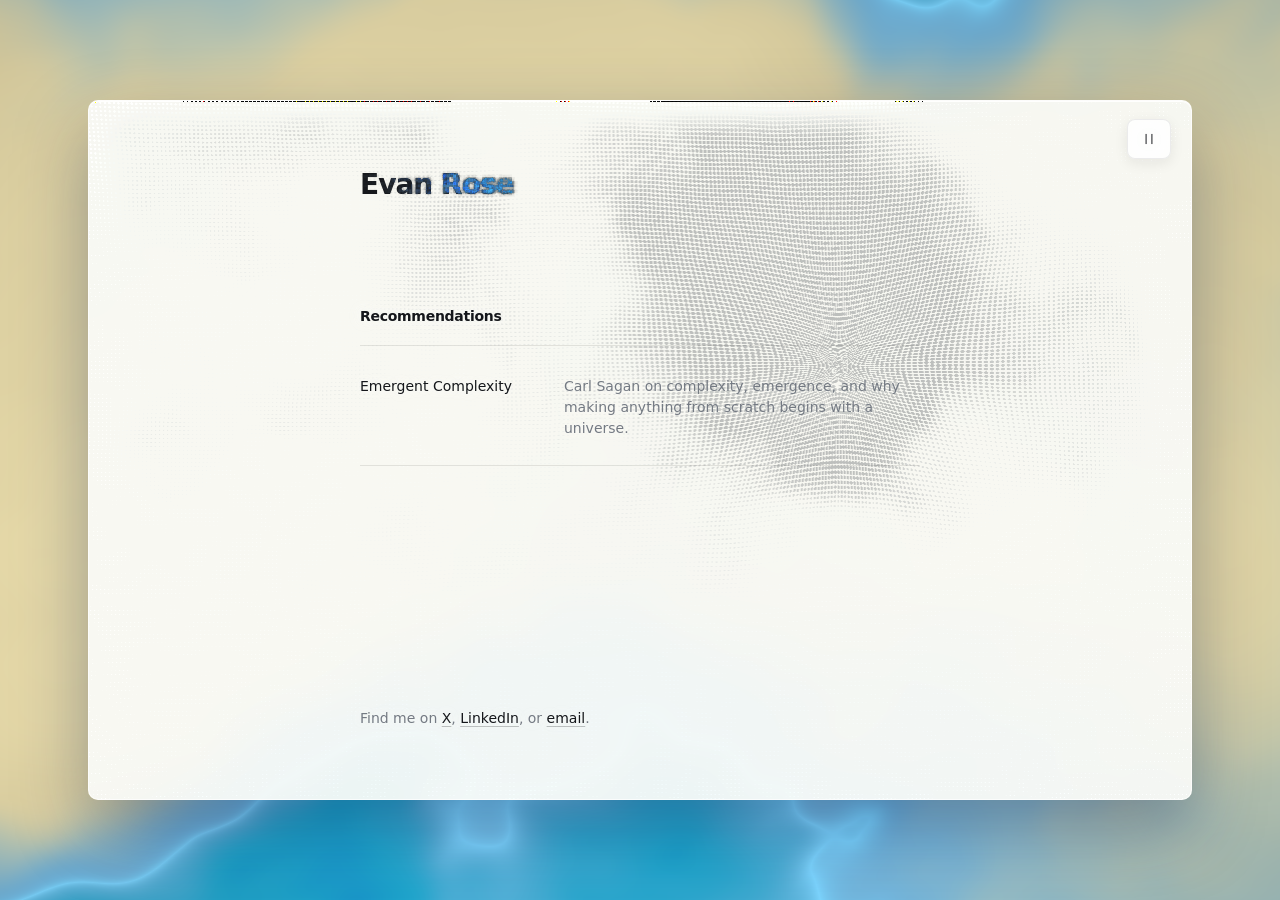
<file: index.html>
<!doctype html>
<html lang="en">
<head>
  <meta charset="utf-8">
  <meta name="viewport" content="width=device-width, initial-scale=1">
  <meta name="theme-color" content="#42bde1">
  <title>Evan Rose</title>
  <meta name="description" content="Evan Rose — a personal index of recommendations and ways to say hello.">
  <meta name="robots" content="index,follow">
  <link rel="icon" href="favicon.png" type="image/png" sizes="64x64">
  <link rel="apple-touch-icon" href="apple-touch-icon.png" sizes="180x180">
  <style>
    *, *::before, *::after { box-sizing: border-box; }

    :root {
      color-scheme: light;
      --ink: #15171b;
      --muted: #747a83;
      --line: rgba(21, 23, 27, 0.1);
      --paper: rgba(249, 250, 247, 0.94);
    }

    html {
      min-height: 100%;
      background: #2aa9d5;
      color: var(--ink);
      font-family: Inter, ui-sans-serif, system-ui, -apple-system, BlinkMacSystemFont, "Segoe UI", sans-serif;
      font-size: 16px;
      line-height: 1.5;
      text-rendering: optimizeLegibility;
      -webkit-font-smoothing: antialiased;
    }

    body {
      min-height: 100vh;
      min-height: 100svh;
      margin: 0;
      display: grid;
      place-items: center;
      padding: clamp(1rem, 6.9vw, 6.25rem);
      overflow-x: hidden;
      background:
        radial-gradient(circle at 12% 22%, #e6d7a8 0, transparent 34%),
        radial-gradient(circle at 76% -8%, #d7e6bd 0, #43bde1 30%, transparent 54%),
        radial-gradient(circle at 68% 104%, #071c73 0, #0739cd 30%, transparent 62%),
        linear-gradient(145deg, #78b7e2, #27a9d7 46%, #d3d7c8);
    }

    button, a { font: inherit; }
    [hidden] { display: none !important; }

    .liquid-canvas {
      position: fixed;
      z-index: 0;
      inset: 0;
      width: 100%;
      height: 100%;
      pointer-events: none;
    }

    .paper {
      position: relative;
      z-index: 1;
      width: min(77.5rem, calc(100vw - clamp(2rem, 13.8vw, 12.5rem)));
      height: min(43.75rem, calc(100svh - clamp(2rem, 13.8vw, 12.5rem)));
      min-height: 36rem;
      overflow: hidden;
      isolation: isolate;
      border: 1px solid rgba(255, 255, 255, 0.72);
      border-radius: 0.625rem;
      background: var(--paper);
      box-shadow:
        inset 0 1px 0 rgba(255, 255, 255, 0.9),
        0 1.75rem 4.5rem rgba(4, 22, 74, 0.34);
    }

    .paper::after {
      content: "";
      position: absolute;
      z-index: 0;
      inset: 0;
      opacity: 0.16;
      pointer-events: none;
      background-image: radial-gradient(rgba(32, 38, 46, 0.5) 0.6px, transparent 0.75px);
      background-size: 5px 5px;
      -webkit-mask-image:
        radial-gradient(ellipse 55% 38% at 65% 5%, #000, transparent 72%),
        radial-gradient(ellipse 45% 30% at 20% 100%, #000, transparent 72%);
      mask-image:
        radial-gradient(ellipse 55% 38% at 65% 5%, #000, transparent 72%),
        radial-gradient(ellipse 45% 30% at 20% 100%, #000, transparent 72%);
    }

    .webgl-ready .paper::after { display: none; }

    .dither-canvas {
      position: absolute;
      z-index: 0;
      inset: 0;
      width: 100%;
      height: 100%;
      opacity: 0.36;
      pointer-events: none;
      mix-blend-mode: multiply;
    }

    .content {
      position: relative;
      z-index: 1;
      width: min(35rem, calc(100% - 3rem));
      height: 100%;
      display: flex;
      flex-direction: column;
      margin: 0 auto;
      padding: clamp(3rem, 7.8vh, 4.375rem) 0;
      text-shadow:
        0 0 0.45rem rgba(249, 250, 247, 0.96),
        0 0 1rem rgba(249, 250, 247, 0.72);
    }

    .identity {
      position: relative;
      width: max-content;
      margin: -0.75rem;
      padding: 0.75rem;
      isolation: isolate;
      touch-action: pan-y;
    }

    .name-canvas {
      position: absolute;
      z-index: 1;
      inset: 0;
      width: 100%;
      height: 100%;
      pointer-events: none;
    }

    .identity.name-shader-ready h1 {
      color: transparent;
      text-shadow: none;
    }

    h1 {
      margin: 0;
      color: var(--ink);
      font-size: 1.75rem;
      font-weight: 650;
      letter-spacing: -0.035em;
      line-height: 2rem;
    }

    .recommendations {
      padding-top: clamp(5rem, 11.6vh, 6.5rem);
    }

    .section-title {
      margin: 0 0 1.25rem;
      color: var(--ink);
      font-size: 0.875rem;
      font-weight: 650;
      letter-spacing: -0.02em;
      line-height: 1.125rem;
    }

    .recommendation {
      display: grid;
      grid-template-columns: 10rem minmax(0, 1fr);
      gap: 2.75rem;
      padding: 1.875rem 0 1.625rem;
      border-top: 1px solid var(--line);
      border-bottom: 1px solid var(--line);
      color: inherit;
      text-decoration: none;
      transition: opacity 160ms ease;
    }

    .recommendation:hover { opacity: 0.58; }

    .recommendation:focus-visible,
    .contact-link:focus-visible,
    .shader-control:focus-visible {
      outline: 2px solid #0759dd;
      outline-offset: 3px;
    }

    .recommendation-name,
    .recommendation-copy {
      font-size: 0.875rem;
      line-height: 1.3125rem;
    }

    .recommendation-name { color: var(--ink); }
    .recommendation-copy { color: var(--muted); }

    .contact {
      margin-top: auto;
      color: var(--muted);
      font-size: 0.875rem;
      line-height: 1.3125rem;
    }

    .contact-link {
      color: var(--ink);
      text-decoration-color: rgba(21, 23, 27, 0.28);
      text-decoration-thickness: 1px;
      text-underline-offset: 0.18em;
    }

    .shader-controls {
      position: absolute;
      z-index: 3;
      top: 1.125rem;
      right: 1.25rem;
      display: flex;
      align-items: center;
      padding: 0.25rem;
      border: 1px solid rgba(21, 23, 27, 0.08);
      border-radius: 0.5rem;
      background: rgba(255, 255, 255, 0.82);
      box-shadow: 0 0.25rem 0.875rem rgba(21, 23, 27, 0.08);
      -webkit-backdrop-filter: blur(12px);
      backdrop-filter: blur(12px);
    }

    .shader-control {
      width: 2.125rem;
      height: 1.875rem;
      display: grid;
      place-items: center;
      padding: 0;
      border: 0;
      background: transparent;
      color: var(--ink);
      cursor: pointer;
    }

    .shader-control:hover { background: rgba(21, 23, 27, 0.045); }
    .shader-control svg { width: 0.875rem; height: 0.875rem; }

    @media (max-width: 44rem) {
      body { place-items: start center; padding: 1rem; }

      .paper {
        width: calc(100vw - 2rem);
        height: calc(100svh - 2rem);
        min-height: 38rem;
        border-radius: 0.75rem;
      }

      .content {
        width: calc(100% - 3rem);
        padding: 3.25rem 0 2.25rem;
      }

      .recommendations { padding-top: 6rem; }

      .recommendation {
        grid-template-columns: 1fr;
        gap: 0.5rem;
        padding: 1.5rem 0;
      }

      .shader-controls { top: 1rem; right: 1rem; }
    }

    @media (prefers-reduced-motion: reduce) {
      *, *::before, *::after {
        scroll-behavior: auto !important;
        transition-duration: 0.001ms !important;
      }
    }
  </style>
</head>
<body>
  <canvas class="liquid-canvas" id="liquid-canvas" aria-hidden="true"></canvas>

  <main class="paper" id="paper" aria-labelledby="name">
    <canvas class="dither-canvas" id="dither-canvas" aria-hidden="true"></canvas>

    <div class="shader-controls" aria-label="Shader controls">
      <button class="shader-control" id="motion-toggle" type="button" aria-label="Pause shader motion" aria-pressed="false" title="Pause shader motion">
        <svg class="pause-icon" viewBox="0 0 24 24" fill="none" stroke="currentColor" stroke-width="1.7" stroke-linecap="round" aria-hidden="true"><path d="M7 4v16M17 4v16"/></svg>
        <svg class="play-icon" viewBox="0 0 24 24" fill="none" aria-hidden="true" hidden><path d="M8 5v14l11-7z" fill="currentColor"/></svg>
      </button>
    </div>

    <div class="content">
      <header class="identity">
        <canvas class="name-canvas" id="name-canvas" aria-hidden="true"></canvas>
        <h1 id="name">Evan Rose</h1>
      </header>

      <section class="recommendations" aria-labelledby="recommendations-heading">
        <h2 class="section-title" id="recommendations-heading">Recommendations</h2>
        <a class="recommendation" href="https://www.youtube.com/watch?v=0HqUYpGQIfs" target="_blank" rel="noopener noreferrer">
          <span class="recommendation-name">Emergent Complexity</span>
          <span class="recommendation-copy">Carl Sagan on complexity, emergence, and why making anything from scratch begins with a universe.</span>
        </a>
      </section>

      <footer class="contact">
        Find me on
        <a class="contact-link" href="https://x.com/evanr0se" target="_blank" rel="noopener noreferrer">X</a>,
        <a class="contact-link" href="https://www.linkedin.com/in/evanucla/" target="_blank" rel="noopener noreferrer">LinkedIn</a>,
        or <a class="contact-link" href="mailto:evanrose@ucla.edu">email</a>.
      </footer>
    </div>
  </main>

  <script id="fullscreen-vertex" type="x-shader/x-vertex">
#version 300 es
const vec2 POSITIONS[3] = vec2[3](
  vec2(-1.0, -1.0),
  vec2(3.0, -1.0),
  vec2(-1.0, 3.0)
);

void main() {
  gl_Position = vec4(POSITIONS[gl_VertexID], 0.0, 1.0);
}
  </script>

  <script id="liquid-fragment" type="x-shader/x-fragment">
#version 300 es
precision highp float;

out vec4 outColor;
uniform vec2 u_resolution;
uniform vec2 u_mouse;
uniform float u_time;

float hash21(vec2 p) {
  p = fract(p * vec2(123.34, 456.21));
  p += dot(p, p + 45.32);
  return fract(p.x * p.y);
}

float noise(vec2 p) {
  vec2 i = floor(p);
  vec2 f = fract(p);
  f = f * f * (3.0 - 2.0 * f);
  return mix(
    mix(hash21(i), hash21(i + vec2(1.0, 0.0)), f.x),
    mix(hash21(i + vec2(0.0, 1.0)), hash21(i + vec2(1.0)), f.x),
    f.y
  );
}

float fbm(vec2 p) {
  float value = 0.0;
  float amplitude = 0.5;
  mat2 rotation = mat2(0.80, -0.60, 0.60, 0.80);
  for (int i = 0; i < 5; i++) {
    value += amplitude * noise(p);
    p = rotation * p * 2.03 + 7.1;
    amplitude *= 0.5;
  }
  return value;
}

void main() {
  vec2 uv = gl_FragCoord.xy / u_resolution.xy;
  float aspect = u_resolution.x / u_resolution.y;
  vec2 p = (uv - 0.5) * vec2(aspect, 1.0);
  vec2 mouse = (u_mouse - 0.5) * vec2(aspect, 1.0);
  float lens = exp(-dot(p - mouse, p - mouse) * 5.5);

  float t = u_time * 0.045;
  vec2 q = p;
  q += 0.32 * vec2(
    fbm(p * 0.86 + vec2(t, -t * 0.54)),
    fbm(p * 0.91 + vec2(4.2 - t * 0.42, 2.8 + t))
  );
  q += normalize(p - mouse + 0.0001) * lens * 0.055;

  float warp = fbm(q * 1.16 + vec2(-t * 0.5, t * 0.28));
  float ribbon = sin(q.x * 1.05 + q.y * 1.78 + warp * 2.72 + t * 1.45);
  ribbon += 0.52 * sin(q.y * 2.40 - q.x * 0.55 - t * 0.88 + warp * 1.92);

  vec3 deep = vec3(0.004, 0.055, 0.31);
  vec3 cobalt = vec3(0.015, 0.25, 0.82);
  vec3 cyan = vec3(0.12, 0.68, 0.84);
  vec3 sky = vec3(0.45, 0.72, 0.88);
  vec3 cream = vec3(0.90, 0.85, 0.66);

  vec3 color = deep;
  color = mix(color, cobalt, smoothstep(-1.25, -0.35, ribbon));
  color = mix(color, cyan, smoothstep(-0.36, 0.18, ribbon));
  color = mix(color, sky, smoothstep(0.10, 0.54, ribbon));
  color = mix(color, cream, smoothstep(0.48, 1.12, ribbon));

  float edgeA = exp(-abs(ribbon - 0.44) * 24.0);
  float edgeB = exp(-abs(ribbon + 0.50) * 18.0);
  color += vec3(0.50, 0.77, 0.82) * edgeA * 0.20;
  color += vec3(0.05, 0.17, 0.44) * edgeB * 0.14;
  color *= 0.92 + 0.14 * fbm(q * 2.1);

  float vignette = smoothstep(1.15, 0.18, length((uv - 0.5) * vec2(0.82, 1.0)));
  color *= 0.82 + 0.18 * vignette;
  outColor = vec4(color, 1.0);
}
  </script>

  <script id="dither-fragment" type="x-shader/x-fragment">
#version 300 es
precision highp float;

out vec4 outColor;
uniform vec2 u_resolution;
uniform vec2 u_mouse;
uniform float u_time;
uniform float u_dpr;
uniform float u_scroll;

float hash21(vec2 p) {
  p = fract(p * vec2(443.8975, 397.2973));
  p += dot(p, p.yx + 19.19);
  return fract(p.x * p.y);
}

float noise(vec2 p) {
  vec2 i = floor(p);
  vec2 f = fract(p);
  f = f * f * (3.0 - 2.0 * f);
  return mix(
    mix(hash21(i), hash21(i + vec2(1.0, 0.0)), f.x),
    mix(hash21(i + vec2(0.0, 1.0)), hash21(i + vec2(1.0)), f.x),
    f.y
  );
}

float fbm(vec2 p) {
  float value = 0.0;
  float amplitude = 0.5;
  mat2 rotation = mat2(0.82, -0.57, 0.57, 0.82);
  for (int i = 0; i < 5; i++) {
    value += amplitude * noise(p);
    p = rotation * p * 2.06 + 5.4;
    amplitude *= 0.5;
  }
  return value;
}

void main() {
  vec2 uv = gl_FragCoord.xy / u_resolution.xy;
  float aspect = u_resolution.x / u_resolution.y;
  vec2 p = (uv - 0.5) * vec2(aspect, 1.0);
  vec2 mouse = (u_mouse - 0.5) * vec2(aspect, 1.0);
  vec2 toPointer = p - mouse;
  float pointerDistance = length(toPointer);
  float lens = exp(-pointerDistance * pointerDistance * 20.0);

  float t = u_time * 0.065;
  vec2 domain = p * 1.55;
  vec2 flow = vec2(
    fbm(domain + vec2(t, -t * 0.62 + u_scroll)),
    fbm(domain + vec2(5.2 - t * 0.48, 2.7 + t))
  );

  vec2 warpedUv = uv;
  warpedUv += normalize(toPointer + 0.0001) * lens * (0.042 + 0.014 * sin(u_time * 0.7));
  warpedUv += (flow - 0.5) * 0.034;

  float field = fbm(p * 1.48 + flow * 1.72 + vec2(-t * 0.22, t * 0.31 + u_scroll));
  float sweep = 0.5 + 0.5 * sin(p.x * 2.15 - p.y * 3.25 + flow.x * 5.2 + t * 0.9);
  float density = smoothstep(0.50, 0.80, field * 0.76 + sweep * 0.28 + lens * 0.13);

  vec2 cssPixels = warpedUv * u_resolution / u_dpr;
  float dotCell = 4.1;
  vec2 dotPoint = fract(cssPixels / dotCell) - 0.5;
  float dotRadius = mix(0.045, 0.38, density);
  float graphiteDot = 1.0 - smoothstep(dotRadius, dotRadius + 0.075, length(dotPoint));

  float particle = graphiteDot;
  float alpha = graphiteDot * (0.07 + density * 0.70);

  float edgeFade = smoothstep(0.0, 0.06, uv.x) * smoothstep(0.0, 0.06, uv.y);
  edgeFade *= smoothstep(0.0, 0.06, 1.0 - uv.x) * smoothstep(0.0, 0.06, 1.0 - uv.y);
  alpha *= edgeFade;

  vec3 graphite = vec3(0.10, 0.12, 0.15);
  outColor = vec4(graphite * particle, alpha);
}
  </script>

  <script id="name-fragment" type="x-shader/x-fragment">
#version 300 es
precision highp float;

out vec4 outColor;
uniform sampler2D u_src;
uniform vec2 u_resolution;
uniform float u_time;
uniform float u_progress;
uniform vec2 u_name_mouse;
uniform float u_name_hover;
uniform float u_spot;

const int TRAIL = 24;
uniform vec2 u_trail[TRAIL];
uniform float u_trail_weight[TRAIL];

const float WIDTH = 0.18;
const float LAYERS = 3.0;
const vec3 ACCENT_A = vec3(0.16, 0.68, 0.88);
const vec3 ACCENT_B = vec3(0.02, 0.25, 0.82);
const vec3 BLOCK_BASE = vec3(0.73, 0.82, 0.76);

float hash21(vec2 p) {
  return fract(sin(dot(p, vec2(4859.0, 3985.0))) * 3984.0);
}

float sdBox(vec2 p, float radius) {
  vec2 q = abs(p) - radius;
  return length(max(q, 0.0)) + min(max(q.x, q.y), 0.0);
}

vec4 readText(vec2 uv) {
  if (uv.x < 0.0 || uv.x > 1.0 || uv.y < 0.0 || uv.y > 1.0) return vec4(0.0);
  return texture(u_src, vec2(uv.x, 1.0 - uv.y));
}

vec2 pxToField(vec2 px) {
  vec2 uv = px / u_resolution;
  vec2 q = uv * 2.0 - 1.0;
  q.y *= u_resolution.y / u_resolution.x;
  return q;
}

float diagonalPosition(vec2 cellId, float scale) {
  vec2 p = cellId / scale;
  return dot(p, vec2(0.7071)) * 0.5 + 0.5;
}

vec4 cell(vec2 p, vec2 cellId, float scale, float scan, float edge) {
  vec2 center = cellId + 0.5;
  vec2 textureUv = center / scale;
  textureUv.y /= u_resolution.y / u_resolution.x;
  textureUv = textureUv * 0.5 + 0.5;
  float glyph = smoothstep(0.0, 0.1, readText(textureUv).a);
  if (glyph <= 0.0) return vec4(0.0);

  float position = diagonalPosition(cellId, scale);
  float random = hash21(cellId);
  float spray = WIDTH * 2.2;
  float blocks = 1.0 - smoothstep(0.0, WIDTH * 2.0, abs(position + random * spray - scan));

  vec2 cellField = center / scale;
  float wake = 0.0;
  for (int i = 0; i < TRAIL; i++) {
    float weight = u_trail_weight[i];
    vec2 relative = cellField - pxToField(u_trail[i]);
    float angle = atan(relative.y, relative.x);
    float wobble = 1.0
      + 0.30 * sin(3.0 * angle + u_time * 1.6)
      + 0.16 * sin(5.0 * angle - u_time * 1.1 + 1.3);
    float reach = u_spot * 0.8 * wobble;
    float pool = 1.0 - smoothstep(reach * 0.4, reach, length(relative));
    wake = max(wake, pool * weight);
  }
  blocks = max(blocks, wake * u_name_hover);

  float tone = clamp(
    0.5 + 0.36 * sin(u_time * 2.0 + random * 6.2831)
        + 0.14 * sin(u_time * 3.7 + random * 12.566),
    0.0,
    1.0
  );
  vec3 accent = mix(ACCENT_A, ACCENT_B, tone);
  vec4 color = vec4(mix(BLOCK_BASE, accent, blocks), 1.0) * blocks;

  vec2 mouseField = pxToField(u_name_mouse);
  float pull = u_name_hover * (1.0 - smoothstep(0.0, u_spot * 1.4, length(cellField - mouseField)));
  vec2 magnet = normalize(mouseField - cellField + 0.00001) * pull * 0.18;
  float box = sdBox(p - center - magnet, 0.38);
  float edgeLight = clamp(0.18 / max(abs(box), 0.025), 0.0, 4.0);
  color *= mix(1.0, edgeLight, edge * pow(blocks, 7.0));
  color += vec4(accent, 1.0) * blocks * (1.0 - smoothstep(0.0, 0.55, abs(box))) * 0.07;
  return color * glyph;
}

vec4 cellsColor(vec2 p, float scale, float scan) {
  vec2 cellId = floor(p);
  vec2 stepY = vec2(0.0, 1.0);
  vec4 color = cell(p, cellId, scale, scan, 0.2) * 4.0;
  color += cell(p, cellId + stepY, scale, scan, 0.9);
  color += cell(p, cellId - stepY, scale, scan, 0.9);
  color += cell(p, cellId + stepY.yx, scale, scan, 0.9);
  color += cell(p, cellId - stepY.yx, scale, scan, 0.9);
  return color / 8.0;
}

vec4 drawLayer(vec2 uv, vec2 p, float scan, float scale) {
  vec4 solidText = readText(uv);
  vec2 cellId = floor(p * scale);
  float position = diagonalPosition(cellId, scale);
  float random = hash21(cellId);
  float revealed = 1.0 - smoothstep(scan - WIDTH, scan, position + random * WIDTH);
  solidText *= revealed;
  return solidText + cellsColor(p * scale, scale, scan) * 1.1;
}

void main() {
  vec2 uv = gl_FragCoord.xy / u_resolution;
  vec2 p = uv * 2.0 - 1.0;
  p.y *= u_resolution.y / u_resolution.x;
  float scan = u_progress * 2.4 - 0.7;

  vec4 color = vec4(0.0);
  for (int i = 0; i < 3; i++) {
    float layer = float(i);
    float scale = abs(cos(layer) * 11.0 + 32.0);
    color += drawLayer(uv, p, scan, scale);
  }
  outColor = color / LAYERS;
  outColor *= smoothstep(-0.68, -0.64, scan);
}
  </script>

  <script>
    (() => {
      const body = document.body;
      const paper = document.getElementById('paper');
      const identity = document.querySelector('.identity');
      const nameLabel = document.getElementById('name');
      const motionButton = document.getElementById('motion-toggle');
      const pauseIcon = motionButton.querySelector('.pause-icon');
      const playIcon = motionButton.querySelector('.play-icon');
      const reduceMotion = window.matchMedia('(prefers-reduced-motion: reduce)');
      const vertexSource = document.getElementById('fullscreen-vertex').textContent.trim();

      function compile(gl, type, source) {
        const shader = gl.createShader(type);
        gl.shaderSource(shader, source);
        gl.compileShader(shader);
        if (!gl.getShaderParameter(shader, gl.COMPILE_STATUS)) {
          gl.deleteShader(shader);
          return null;
        }
        return shader;
      }

      function createRenderer(canvas, fragmentId, transparent) {
        const gl = canvas.getContext('webgl2', {
          alpha: transparent,
          antialias: false,
          depth: false,
          stencil: false,
          premultipliedAlpha: true,
          powerPreference: 'high-performance'
        });
        if (!gl) return null;

        const vertex = compile(gl, gl.VERTEX_SHADER, vertexSource);
        const fragment = compile(gl, gl.FRAGMENT_SHADER, document.getElementById(fragmentId).textContent.trim());
        if (!vertex || !fragment) return null;

        const program = gl.createProgram();
        gl.attachShader(program, vertex);
        gl.attachShader(program, fragment);
        gl.linkProgram(program);
        gl.deleteShader(vertex);
        gl.deleteShader(fragment);
        if (!gl.getProgramParameter(program, gl.LINK_STATUS)) return null;

        const uniforms = {};
        ['u_resolution', 'u_mouse', 'u_time', 'u_dpr', 'u_scroll'].forEach(name => {
          uniforms[name] = gl.getUniformLocation(program, name);
        });

        function resize() {
          const rect = canvas.getBoundingClientRect();
          const dpr = Math.min(window.devicePixelRatio || 1, 2);
          const width = Math.max(1, Math.round(rect.width * dpr));
          const height = Math.max(1, Math.round(rect.height * dpr));
          if (canvas.width !== width || canvas.height !== height) {
            canvas.width = width;
            canvas.height = height;
          }
          return dpr;
        }

        function draw(state) {
          const dpr = resize();
          gl.viewport(0, 0, canvas.width, canvas.height);
          gl.useProgram(program);
          if (transparent) gl.clear(gl.COLOR_BUFFER_BIT);
          if (uniforms.u_resolution) gl.uniform2f(uniforms.u_resolution, canvas.width, canvas.height);
          if (uniforms.u_mouse) gl.uniform2f(uniforms.u_mouse, state.mouseX, state.mouseY);
          if (uniforms.u_time) gl.uniform1f(uniforms.u_time, state.time);
          if (uniforms.u_dpr) gl.uniform1f(uniforms.u_dpr, dpr);
          if (uniforms.u_scroll) gl.uniform1f(uniforms.u_scroll, window.scrollY * 0.002);
          gl.drawArrays(gl.TRIANGLES, 0, 3);
        }

        return { draw };
      }

      function createNameRenderer(canvas, host, label) {
        const gl = canvas.getContext('webgl2', {
          alpha: true,
          antialias: false,
          depth: false,
          stencil: false,
          premultipliedAlpha: false,
          powerPreference: 'high-performance'
        });
        if (!gl) return null;

        const vertex = compile(gl, gl.VERTEX_SHADER, vertexSource);
        const fragment = compile(gl, gl.FRAGMENT_SHADER, document.getElementById('name-fragment').textContent.trim());
        if (!vertex || !fragment) return null;

        const program = gl.createProgram();
        gl.attachShader(program, vertex);
        gl.attachShader(program, fragment);
        gl.linkProgram(program);
        gl.deleteShader(vertex);
        gl.deleteShader(fragment);
        if (!gl.getProgramParameter(program, gl.LINK_STATUS)) return null;

        const uniformNames = [
          'u_src',
          'u_resolution',
          'u_time',
          'u_progress',
          'u_name_mouse',
          'u_name_hover',
          'u_spot',
          'u_trail[0]',
          'u_trail_weight[0]'
        ];
        const uniforms = Object.fromEntries(
          uniformNames.map(name => [name, gl.getUniformLocation(program, name)])
        );

        const texture = gl.createTexture();
        const textCanvas = document.createElement('canvas');
        const textContext = textCanvas.getContext('2d');
        const labelStyle = getComputedStyle(label);
        const labelColor = labelStyle.color;
        let dpr = 1;
        let measuredWidth = 0;
        let measuredHeight = 0;

        gl.bindTexture(gl.TEXTURE_2D, texture);
        gl.texParameteri(gl.TEXTURE_2D, gl.TEXTURE_MIN_FILTER, gl.LINEAR);
        gl.texParameteri(gl.TEXTURE_2D, gl.TEXTURE_MAG_FILTER, gl.LINEAR);
        gl.texParameteri(gl.TEXTURE_2D, gl.TEXTURE_WRAP_S, gl.CLAMP_TO_EDGE);
        gl.texParameteri(gl.TEXTURE_2D, gl.TEXTURE_WRAP_T, gl.CLAMP_TO_EDGE);

        function resize() {
          const hostRect = host.getBoundingClientRect();
          const nextDpr = Math.min(window.devicePixelRatio || 1, 2);
          const width = Math.max(1, Math.round(hostRect.width * nextDpr));
          const height = Math.max(1, Math.round(hostRect.height * nextDpr));
          if (width === measuredWidth && height === measuredHeight && nextDpr === dpr) return;

          dpr = nextDpr;
          measuredWidth = width;
          measuredHeight = height;
          canvas.width = width;
          canvas.height = height;
          textCanvas.width = width;
          textCanvas.height = height;

          const currentStyle = getComputedStyle(label);
          const labelRect = label.getBoundingClientRect();
          textContext.setTransform(dpr, 0, 0, dpr, 0, 0);
          textContext.clearRect(0, 0, hostRect.width, hostRect.height);
          textContext.font = `${currentStyle.fontStyle} ${currentStyle.fontWeight} ${currentStyle.fontSize} ${currentStyle.fontFamily}`;
          if ('letterSpacing' in textContext) textContext.letterSpacing = currentStyle.letterSpacing;
          textContext.fillStyle = labelColor;
          textContext.textAlign = 'left';
          textContext.textBaseline = 'middle';
          textContext.fillText(
            label.textContent.trim(),
            labelRect.left - hostRect.left,
            labelRect.top - hostRect.top + labelRect.height * 0.5
          );

          gl.bindTexture(gl.TEXTURE_2D, texture);
          gl.pixelStorei(gl.UNPACK_FLIP_Y_WEBGL, false);
          gl.pixelStorei(gl.UNPACK_PREMULTIPLY_ALPHA_WEBGL, false);
          gl.texImage2D(gl.TEXTURE_2D, 0, gl.RGBA, gl.RGBA, gl.UNSIGNED_BYTE, textCanvas);
        }

        const trailSize = 24;
        const trail = new Float32Array(trailSize * 2).fill(-10000);
        const trailWeight = new Float32Array(trailSize);
        const trailBorn = new Float32Array(trailSize).fill(-10000);
        let head = 1;
        let hoverTarget = 0;
        let hover = 0;
        let live = false;
        let liveX = -10000;
        let liveY = -10000;
        let targetX = -10000;
        let targetY = -10000;
        let lastX = -10000;
        let lastY = -10000;
        let entranceStart = 0;
        let animationTime = 0;
        let ready = false;

        function localPointer(event) {
          const rect = host.getBoundingClientRect();
          return {
            x: (event.clientX - rect.left) * dpr,
            y: (rect.height - (event.clientY - rect.top)) * dpr
          };
        }

        host.addEventListener('pointerenter', event => {
          const point = localPointer(event);
          hoverTarget = 1;
          live = true;
          targetX = liveX = lastX = point.x;
          targetY = liveY = lastY = point.y;
        });
        host.addEventListener('pointermove', event => {
          const point = localPointer(event);
          targetX = point.x;
          targetY = point.y;
        }, { passive: true });
        host.addEventListener('pointerleave', () => {
          hoverTarget = 0;
          live = false;
        });
        host.addEventListener('pointerdown', event => {
          if (event.pointerType === 'touch') entranceStart = animationTime;
        });
        canvas.addEventListener('webglcontextlost', event => {
          event.preventDefault();
          host.classList.remove('name-shader-ready');
        });

        const resizeObserver = 'ResizeObserver' in window
          ? new ResizeObserver(() => { measuredWidth = 0; })
          : null;
        resizeObserver?.observe(host);
        document.fonts?.ready.then(() => { measuredWidth = 0; });

        function draw(state) {
          resize();
          animationTime = state.time;
          const moving = !state.paused && !state.reduced;
          const elapsed = Math.max(0, (state.time - entranceStart) / 2.6);
          const entrance = Math.min(1, elapsed);
          const progress = state.reduced ? 1 : 1 - (1 - entrance) * (1 - entrance);

          if (moving) {
            hover += (hoverTarget - hover) * 0.22;
            liveX += (targetX - liveX) * 0.35;
            liveY += (targetY - liveY) * 0.35;

            if (live) {
              const spacing = 3 * dpr;
              let distance = Math.hypot(liveX - lastX, liveY - lastY);
              let placed = 0;
              while (distance >= spacing && placed < 4) {
                const fraction = spacing / distance;
                lastX += (liveX - lastX) * fraction;
                lastY += (liveY - lastY) * fraction;
                head = head + 1 >= trailSize ? 1 : head + 1;
                trail[head * 2] = lastX;
                trail[head * 2 + 1] = lastY;
                trailBorn[head] = state.time;
                distance = Math.hypot(liveX - lastX, liveY - lastY);
                placed++;
              }
            }
          }

          trail[0] = liveX;
          trail[1] = liveY;
          trailWeight[0] = moving && live ? 1 : 0;
          for (let i = 1; i < trailSize; i++) {
            const age = Math.max(0, state.time - trailBorn[i]);
            const life = Math.max(0, Math.min(1, 1 - age / 1.1));
            trailWeight[i] = moving ? life * life * (3 - 2 * life) : 0;
          }

          gl.viewport(0, 0, canvas.width, canvas.height);
          gl.clearColor(0, 0, 0, 0);
          gl.clear(gl.COLOR_BUFFER_BIT);
          gl.useProgram(program);
          gl.activeTexture(gl.TEXTURE0);
          gl.bindTexture(gl.TEXTURE_2D, texture);
          gl.uniform1i(uniforms.u_src, 0);
          gl.uniform2f(uniforms.u_resolution, canvas.width, canvas.height);
          gl.uniform1f(uniforms.u_time, state.time);
          gl.uniform1f(uniforms.u_progress, progress);
          gl.uniform2f(uniforms.u_name_mouse, liveX, liveY);
          gl.uniform1f(uniforms.u_name_hover, state.reduced ? 0 : hover);
          gl.uniform1f(uniforms.u_spot, 0.28);
          gl.uniform2fv(uniforms['u_trail[0]'], trail);
          gl.uniform1fv(uniforms['u_trail_weight[0]'], trailWeight);
          gl.drawArrays(gl.TRIANGLES, 0, 3);

          if (!ready) {
            ready = true;
            host.classList.add('name-shader-ready');
          }
        }

        return { draw };
      }

      const liquid = createRenderer(
        document.getElementById('liquid-canvas'),
        'liquid-fragment',
        false
      );
      const dither = createRenderer(
        document.getElementById('dither-canvas'),
        'dither-fragment',
        true
      );
      const nameShader = createNameRenderer(
        document.getElementById('name-canvas'),
        identity,
        nameLabel
      );

      if (liquid && dither) body.classList.add('webgl-ready');

      const state = {
        time: 0,
        paused: reduceMotion.matches,
        mouseX: 0.68,
        mouseY: 0.62,
        targetX: 0.68,
        targetY: 0.62,
        panelTargetX: 0.68,
        panelTargetY: 0.62
      };

      function setPaused(paused) {
        state.paused = paused;
        motionButton.setAttribute('aria-pressed', String(paused));
        motionButton.setAttribute('aria-label', paused ? 'Play shader motion' : 'Pause shader motion');
        motionButton.title = paused ? 'Play shader motion' : 'Pause shader motion';
        pauseIcon.hidden = paused;
        playIcon.hidden = !paused;
      }

      function updatePointer(event) {
        state.targetX = Math.max(0, Math.min(1, event.clientX / window.innerWidth));
        state.targetY = Math.max(0, Math.min(1, 1 - event.clientY / window.innerHeight));

        const rect = paper.getBoundingClientRect();
        state.panelTargetX = Math.max(0, Math.min(1, (event.clientX - rect.left) / rect.width));
        state.panelTargetY = Math.max(0, Math.min(1, 1 - (event.clientY - rect.top) / rect.height));
      }

      motionButton.addEventListener('click', () => setPaused(!state.paused));
      window.addEventListener('pointermove', updatePointer, { passive: true });
      reduceMotion.addEventListener('change', event => setPaused(event.matches));
      setPaused(state.paused);

      let last = performance.now();
      function frame(now) {
        const delta = Math.min(0.05, Math.max(0, (now - last) / 1000));
        last = now;
        if (!state.paused) state.time += delta;

        const pointerEase = state.paused ? 0 : 0.075;
        state.mouseX += ((paper.matches(':hover') ? state.panelTargetX : state.targetX) - state.mouseX) * pointerEase;
        state.mouseY += ((paper.matches(':hover') ? state.panelTargetY : state.targetY) - state.mouseY) * pointerEase;

        if (liquid) liquid.draw({
          time: state.time,
          mouseX: state.targetX,
          mouseY: state.targetY
        });
        if (dither) dither.draw(state);
        if (nameShader) nameShader.draw({
          ...state,
          reduced: reduceMotion.matches
        });
        requestAnimationFrame(frame);
      }
      requestAnimationFrame(frame);
    })();
  </script>
</body>
</html>
</file>
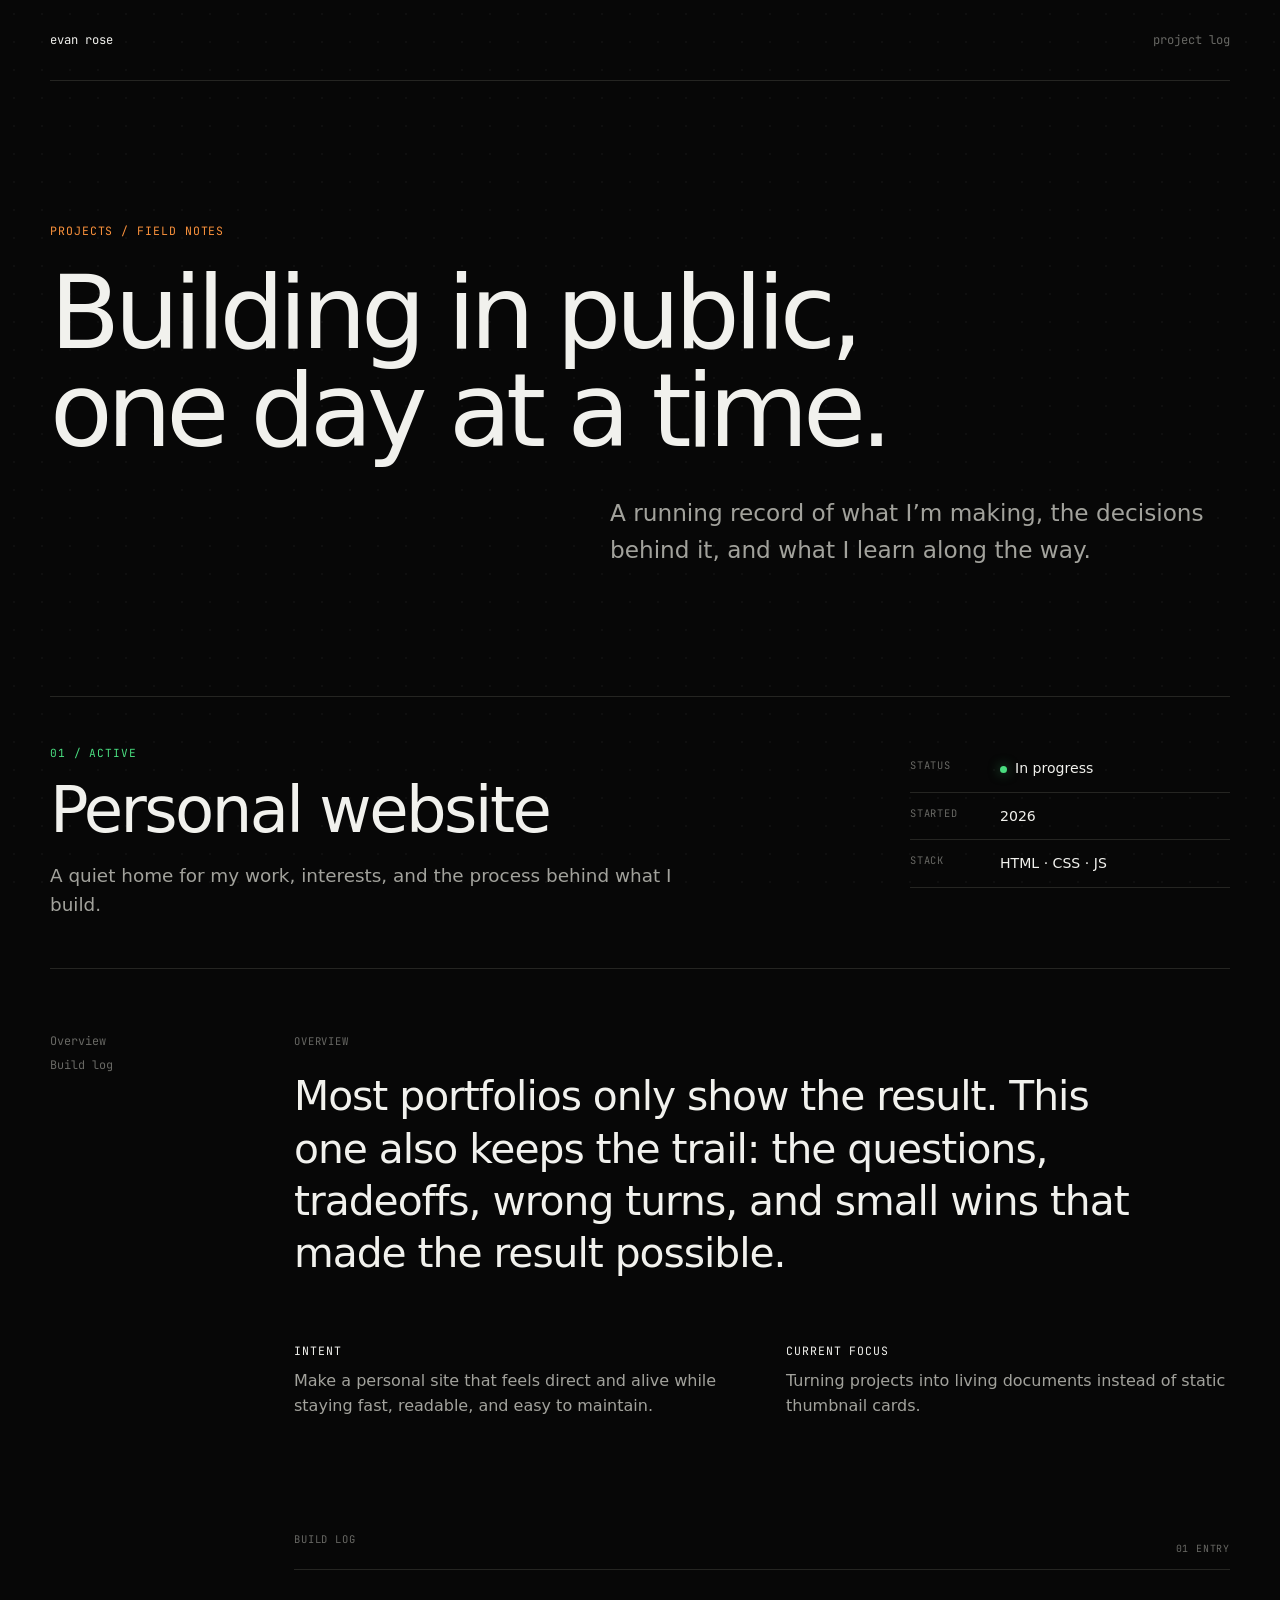
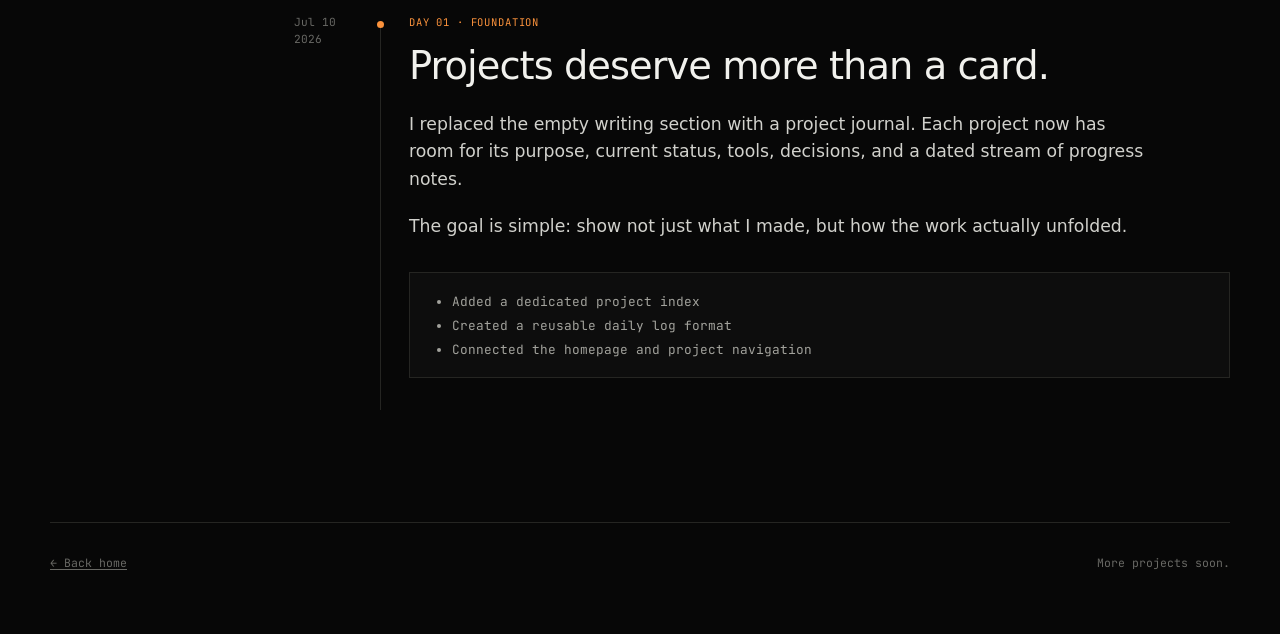
<file: projects/index.html>
<!doctype html>
<html lang="en">
<head>
  <meta charset="utf-8">
  <meta name="viewport" content="width=device-width, initial-scale=1">
  <title>Projects — Evan Rose</title>
  <meta name="description" content="Projects, build logs, and notes by Evan Rose.">
  <link rel="icon" href="../favicon.png" type="image/png" sizes="64x64">
  <link rel="apple-touch-icon" href="../apple-touch-icon.png" sizes="180x180">
  <link rel="stylesheet" href="style.css">
</head>
<body>
  <header class="site-header">
    <a class="wordmark" href="../">evan rose</a>
    <span class="header-label">project log</span>
  </header>

  <main>
    <section class="hero" aria-labelledby="page-title">
      <p class="eyebrow">projects / field notes</p>
      <h1 id="page-title">Building in public,<br>one day at a time.</h1>
      <p class="lede">A running record of what I’m making, the decisions behind it, and what I learn along the way.</p>
    </section>

    <section class="project" id="personal-site" aria-labelledby="personal-site-title">
      <header class="project-header">
        <div>
          <p class="project-number">01 / active</p>
          <h2 id="personal-site-title">Personal website</h2>
          <p class="project-summary">A quiet home for my work, interests, and the process behind what I build.</p>
        </div>
        <dl class="project-meta">
          <div><dt>Status</dt><dd><span class="status-dot"></span>In progress</dd></div>
          <div><dt>Started</dt><dd>2026</dd></div>
          <div><dt>Stack</dt><dd>HTML · CSS · JS</dd></div>
        </dl>
      </header>

      <div class="project-body">
        <aside class="project-nav" aria-label="Personal website sections">
          <a href="#overview">Overview</a>
          <a href="#log">Build log</a>
        </aside>

        <div class="project-content">
          <section class="overview" id="overview">
            <p class="section-label">Overview</p>
            <p class="big-copy">Most portfolios only show the result. This one also keeps the trail: the questions, tradeoffs, wrong turns, and small wins that made the result possible.</p>
            <div class="detail-grid">
              <div>
                <h3>Intent</h3>
                <p>Make a personal site that feels direct and alive while staying fast, readable, and easy to maintain.</p>
              </div>
              <div>
                <h3>Current focus</h3>
                <p>Turning projects into living documents instead of static thumbnail cards.</p>
              </div>
            </div>
          </section>

          <section class="log" id="log">
            <div class="section-heading">
              <p class="section-label">Build log</p>
              <p class="entry-count">01 entry</p>
            </div>

            <article class="log-entry">
              <div class="log-date">
                <time datetime="2026-07-10">Jul 10<br>2026</time>
                <span class="timeline-dot"></span>
              </div>
              <div class="log-copy">
                <p class="entry-kicker">Day 01 · Foundation</p>
                <h3>Projects deserve more than a card.</h3>
                <p>I replaced the empty writing section with a project journal. Each project now has room for its purpose, current status, tools, decisions, and a dated stream of progress notes.</p>
                <p>The goal is simple: show not just what I made, but how the work actually unfolded.</p>
                <ul class="change-list">
                  <li>Added a dedicated project index</li>
                  <li>Created a reusable daily log format</li>
                  <li>Connected the homepage and project navigation</li>
                </ul>
              </div>
            </article>
          </section>
        </div>
      </div>
    </section>
  </main>

  <footer>
    <a href="../">← Back home</a>
    <p>More projects soon.</p>
  </footer>
</body>
</html>
</file>
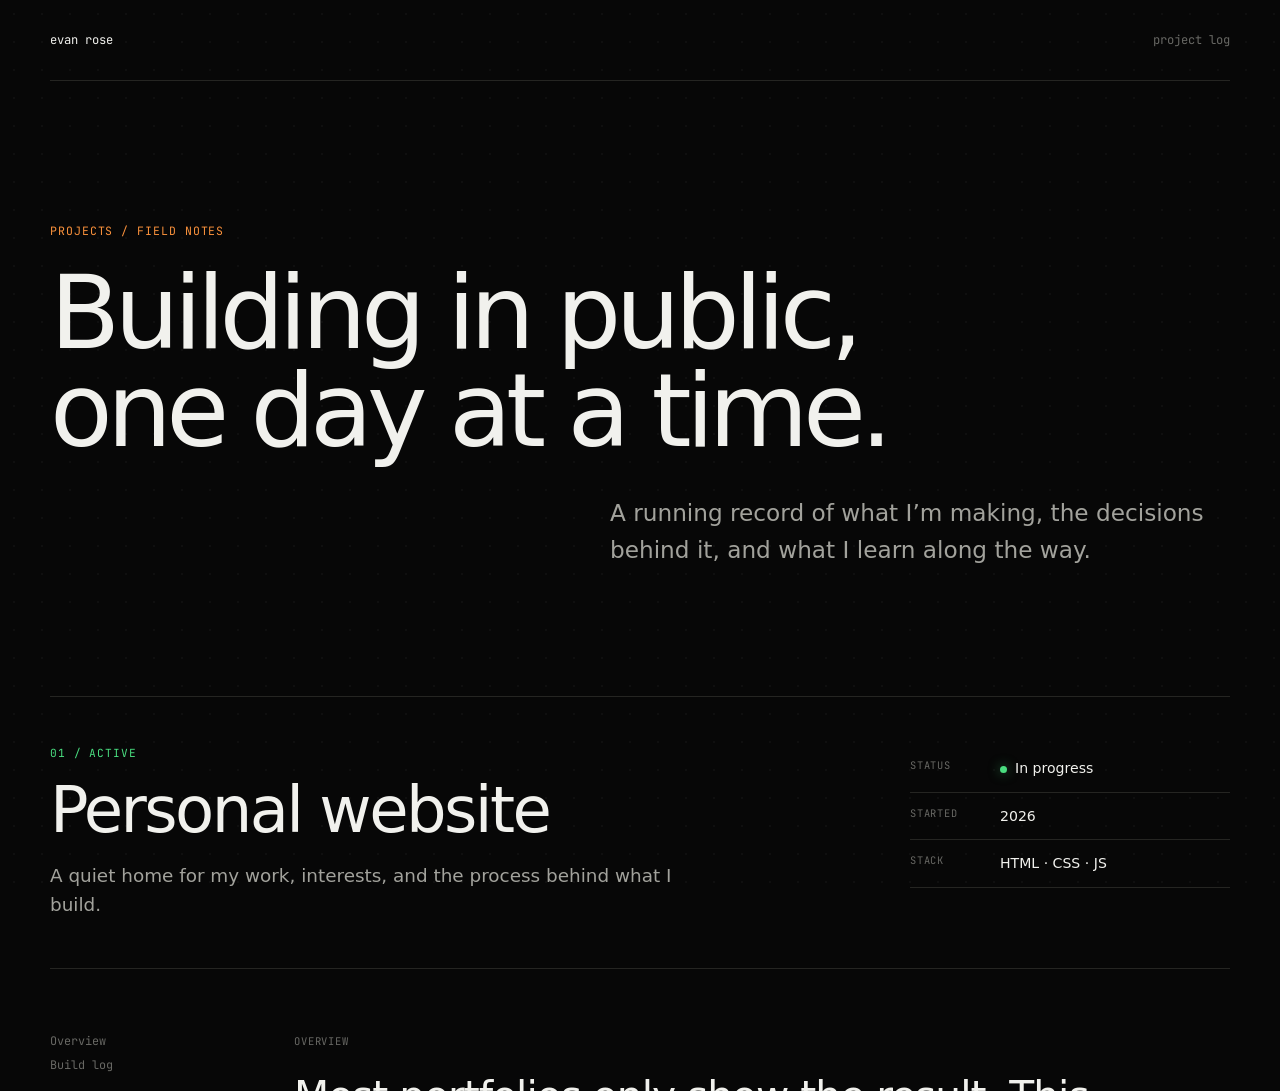
<file: writing/index.html>
<!doctype html>
<html lang="en">
<head>
  <meta charset="utf-8">
  <meta name="viewport" content="width=device-width, initial-scale=1">
  <title>Projects — Evan Rose</title>
  <meta http-equiv="refresh" content="0; url=../projects/">
  <link rel="canonical" href="../projects/">
  <link rel="icon" href="../favicon.png" type="image/png" sizes="64x64">
  <link rel="apple-touch-icon" href="../apple-touch-icon.png" sizes="180x180">
</head>
<body>
  <p>Moved to <a href="../projects/">projects</a>.</p>
</body>
</html>
</file>
<file: projects/style.css>
@import url('https://fonts.googleapis.com/css2?family=JetBrains+Mono:wght@400;500;700&display=swap');

*, *::before, *::after { box-sizing: border-box; }

:root {
  color-scheme: dark;
  --bg: #070707;
  --surface: #0d0d0d;
  --fg: #f1f1ed;
  --muted: #a2a29c;
  --quiet: #686864;
  --line: #252522;
  --accent: #fb923c;
  --green: #4ade80;
}

html { scroll-behavior: smooth; }

body {
  min-height: 100vh;
  margin: 0;
  background: var(--bg);
  color: var(--fg);
  font-family: Inter, ui-sans-serif, system-ui, -apple-system, BlinkMacSystemFont, "Segoe UI", sans-serif;
  line-height: 1.6;
}

body::before {
  content: "";
  position: fixed;
  inset: 0;
  background-image: radial-gradient(circle, rgba(255,255,255,.035) 1px, transparent 1px);
  background-size: 28px 28px;
  pointer-events: none;
}

a { color: inherit; text-decoration-thickness: 1px; text-underline-offset: .2em; }
a:hover, a:focus-visible { color: #fff; outline: none; }

.site-header, main, footer { position: relative; z-index: 1; }

.site-header {
  display: flex;
  justify-content: space-between;
  width: min(1180px, calc(100% - 3rem));
  margin: 0 auto;
  padding: 2rem 0;
  border-bottom: 1px solid var(--line);
  font: .76rem "JetBrains Mono", ui-monospace, monospace;
}

.wordmark { text-decoration: none; }
.header-label { color: var(--quiet); }

main { width: min(1180px, calc(100% - 3rem)); margin: 0 auto; }

.hero { padding: clamp(5rem, 11vw, 9rem) 0 clamp(5rem, 10vw, 8rem); }
.eyebrow, .project-number, .section-label, .entry-kicker, dt, .entry-count {
  font-family: "JetBrains Mono", ui-monospace, monospace;
  text-transform: uppercase;
  letter-spacing: .08em;
}
.eyebrow { margin: 0 0 1.5rem; color: var(--accent); font-size: .72rem; }
h1 { max-width: 900px; margin: 0; font-size: clamp(3rem, 8vw, 7rem); font-weight: 400; letter-spacing: -.055em; line-height: .95; }
.lede { max-width: 620px; margin: 2.2rem 0 0 auto; color: var(--muted); font-size: clamp(1.1rem, 2vw, 1.45rem); }

.project { border-top: 1px solid var(--line); }
.project-header { display: grid; grid-template-columns: 1fr 320px; gap: 3rem; padding: 3rem 0; }
.project-number { margin: 0 0 .9rem; color: var(--green); font-size: .7rem; }
h2 { margin: 0; font-size: clamp(2.3rem, 5vw, 4.7rem); font-weight: 400; letter-spacing: -.04em; line-height: 1; }
.project-summary { max-width: 660px; margin: 1.2rem 0 0; color: var(--muted); font-size: 1.15rem; }
.project-meta { margin: 0; }
.project-meta div { display: grid; grid-template-columns: 90px 1fr; padding: .75rem 0; border-bottom: 1px solid var(--line); }
dt { color: var(--quiet); font-size: .65rem; }
dd { margin: 0; font-size: .88rem; }
.status-dot { display: inline-block; width: 7px; height: 7px; margin-right: .5rem; border-radius: 50%; background: var(--green); box-shadow: 0 0 12px rgba(74,222,128,.55); }

.project-body { display: grid; grid-template-columns: 180px 1fr; gap: 4rem; padding: 4rem 0; border-top: 1px solid var(--line); }
.project-nav { display: flex; flex-direction: column; gap: .55rem; align-self: start; position: sticky; top: 2rem; font: .74rem "JetBrains Mono", monospace; }
.project-nav a { color: var(--quiet); text-decoration: none; }
.project-nav a:hover { color: var(--fg); }
.project-content { min-width: 0; }
.section-label { margin: 0 0 1.3rem; color: var(--quiet); font-size: .66rem; }
.big-copy { max-width: 850px; margin: 0; font-size: clamp(1.5rem, 3.2vw, 2.55rem); line-height: 1.28; letter-spacing: -.025em; }
.detail-grid { display: grid; grid-template-columns: repeat(2, 1fr); gap: 3rem; margin-top: 4rem; }
.detail-grid h3 { margin: 0 0 .6rem; font: .72rem "JetBrains Mono", monospace; text-transform: uppercase; letter-spacing: .08em; }
.detail-grid p { margin: 0; color: var(--muted); }

.log { margin-top: 7rem; scroll-margin-top: 2rem; }
.section-heading { display: flex; justify-content: space-between; border-bottom: 1px solid var(--line); }
.entry-count { color: var(--quiet); font-size: .62rem; }
.log-entry { display: grid; grid-template-columns: 115px 1fr; padding: 2.8rem 0 1rem; }
.log-date { position: relative; color: var(--quiet); font: .7rem "JetBrains Mono", monospace; line-height: 1.45; }
.log-date::after { content: ""; position: absolute; top: 8px; right: 28px; bottom: -2rem; width: 1px; background: var(--line); }
.timeline-dot { position: absolute; z-index: 1; top: 7px; right: 25px; width: 7px; height: 7px; border-radius: 50%; background: var(--accent); }
.entry-kicker { margin: 0 0 .8rem; color: var(--accent); font-size: .66rem; }
.log-copy h3 { margin: 0 0 1.4rem; font-size: clamp(1.7rem, 3vw, 2.6rem); font-weight: 400; letter-spacing: -.025em; line-height: 1.15; }
.log-copy > p:not(.entry-kicker) { max-width: 740px; margin: 0 0 1.2rem; color: #d1d1cc; font-size: 1.08rem; }
.change-list { margin: 2rem 0 0; padding: 1.2rem 1.2rem 1.2rem 2.6rem; border: 1px solid var(--line); background: var(--surface); color: var(--muted); font: .8rem "JetBrains Mono", monospace; }
.change-list li + li { margin-top: .45rem; }

footer { display: flex; justify-content: space-between; width: min(1180px, calc(100% - 3rem)); margin: 4rem auto 0; padding: 2rem 0 4rem; border-top: 1px solid var(--line); color: var(--quiet); font: .72rem "JetBrains Mono", monospace; }
footer p { margin: 0; }

@media (max-width: 760px) {
  .site-header, main, footer { width: min(100% - 2rem, 1180px); }
  .hero { padding: 4rem 0; }
  .project-header { grid-template-columns: 1fr; }
  .project-body { grid-template-columns: 1fr; gap: 2rem; }
  .project-nav { position: static; flex-direction: row; }
  .detail-grid { grid-template-columns: 1fr; gap: 2rem; }
  .log { margin-top: 5rem; }
  .log-entry { grid-template-columns: 72px 1fr; }
  .log-date::after { right: 15px; }
  .timeline-dot { right: 12px; }
}

@media (prefers-reduced-motion: reduce) { html { scroll-behavior: auto; } }
</file>
